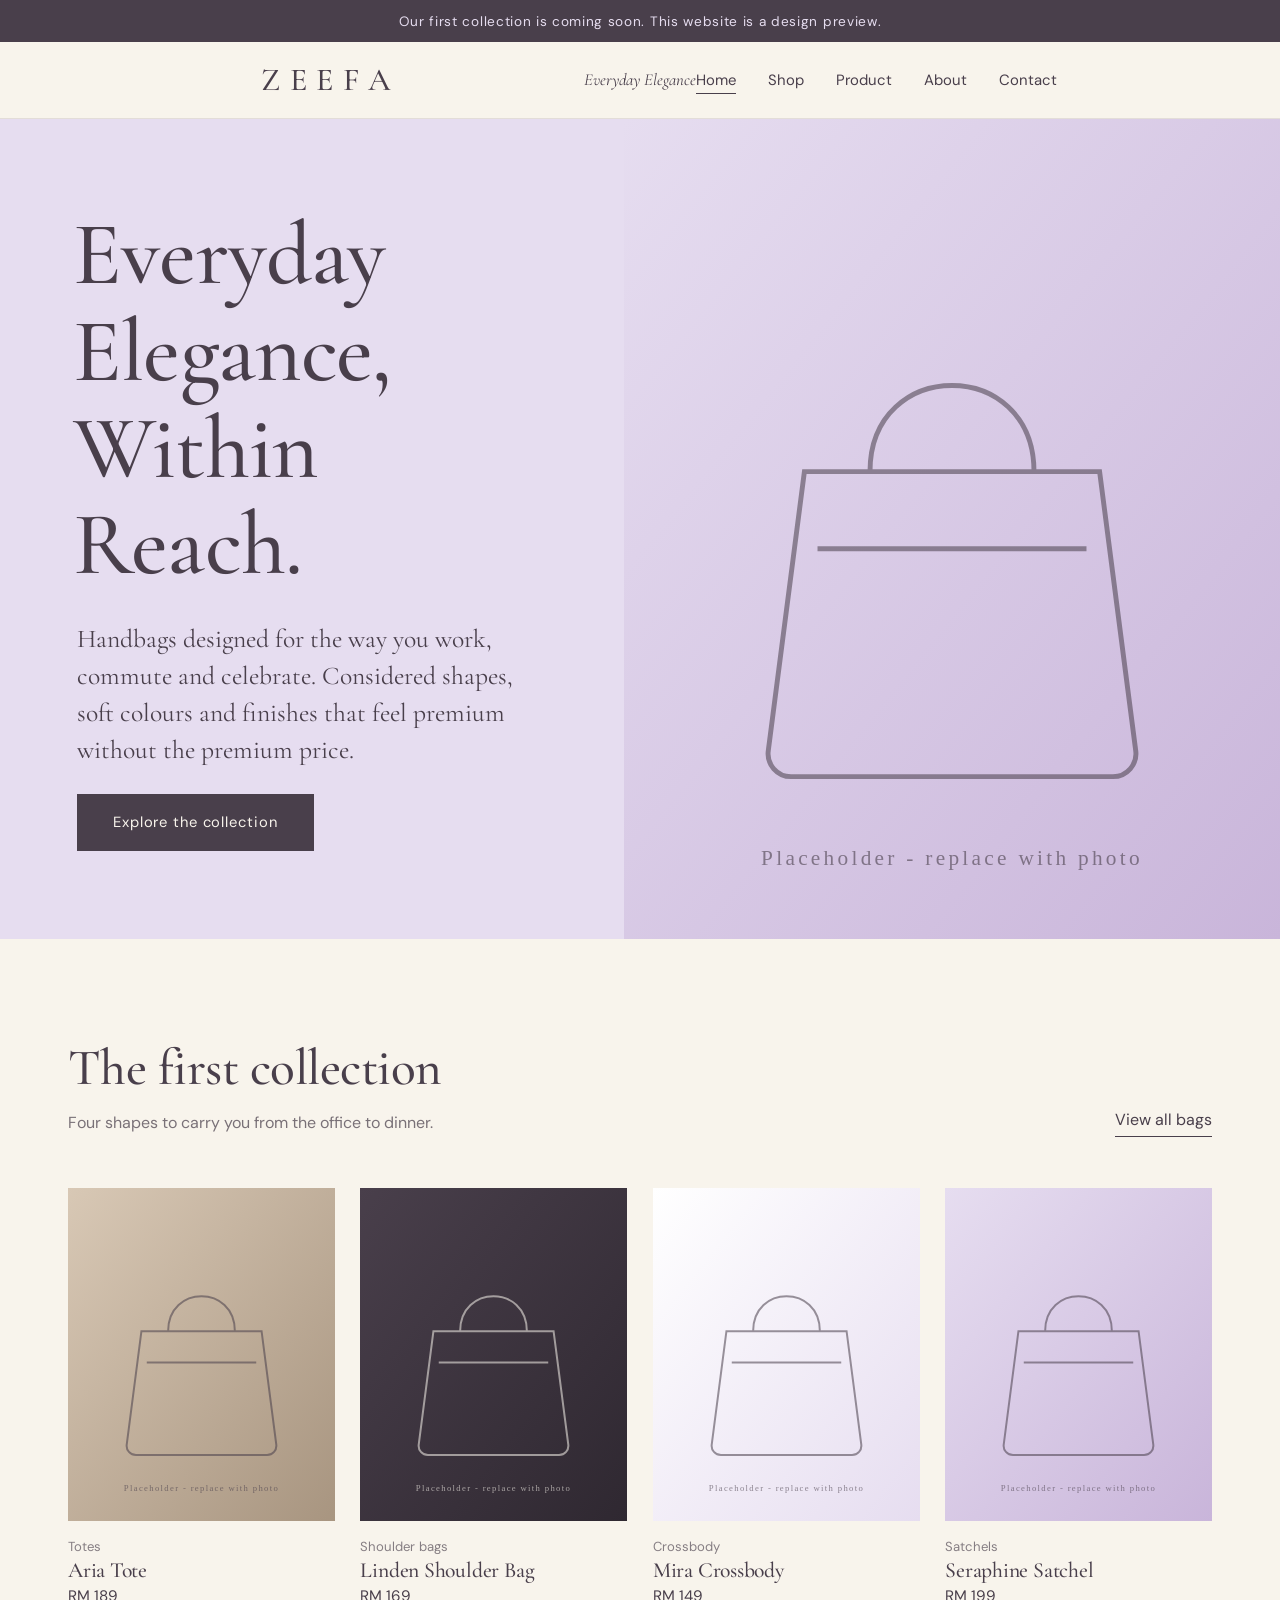
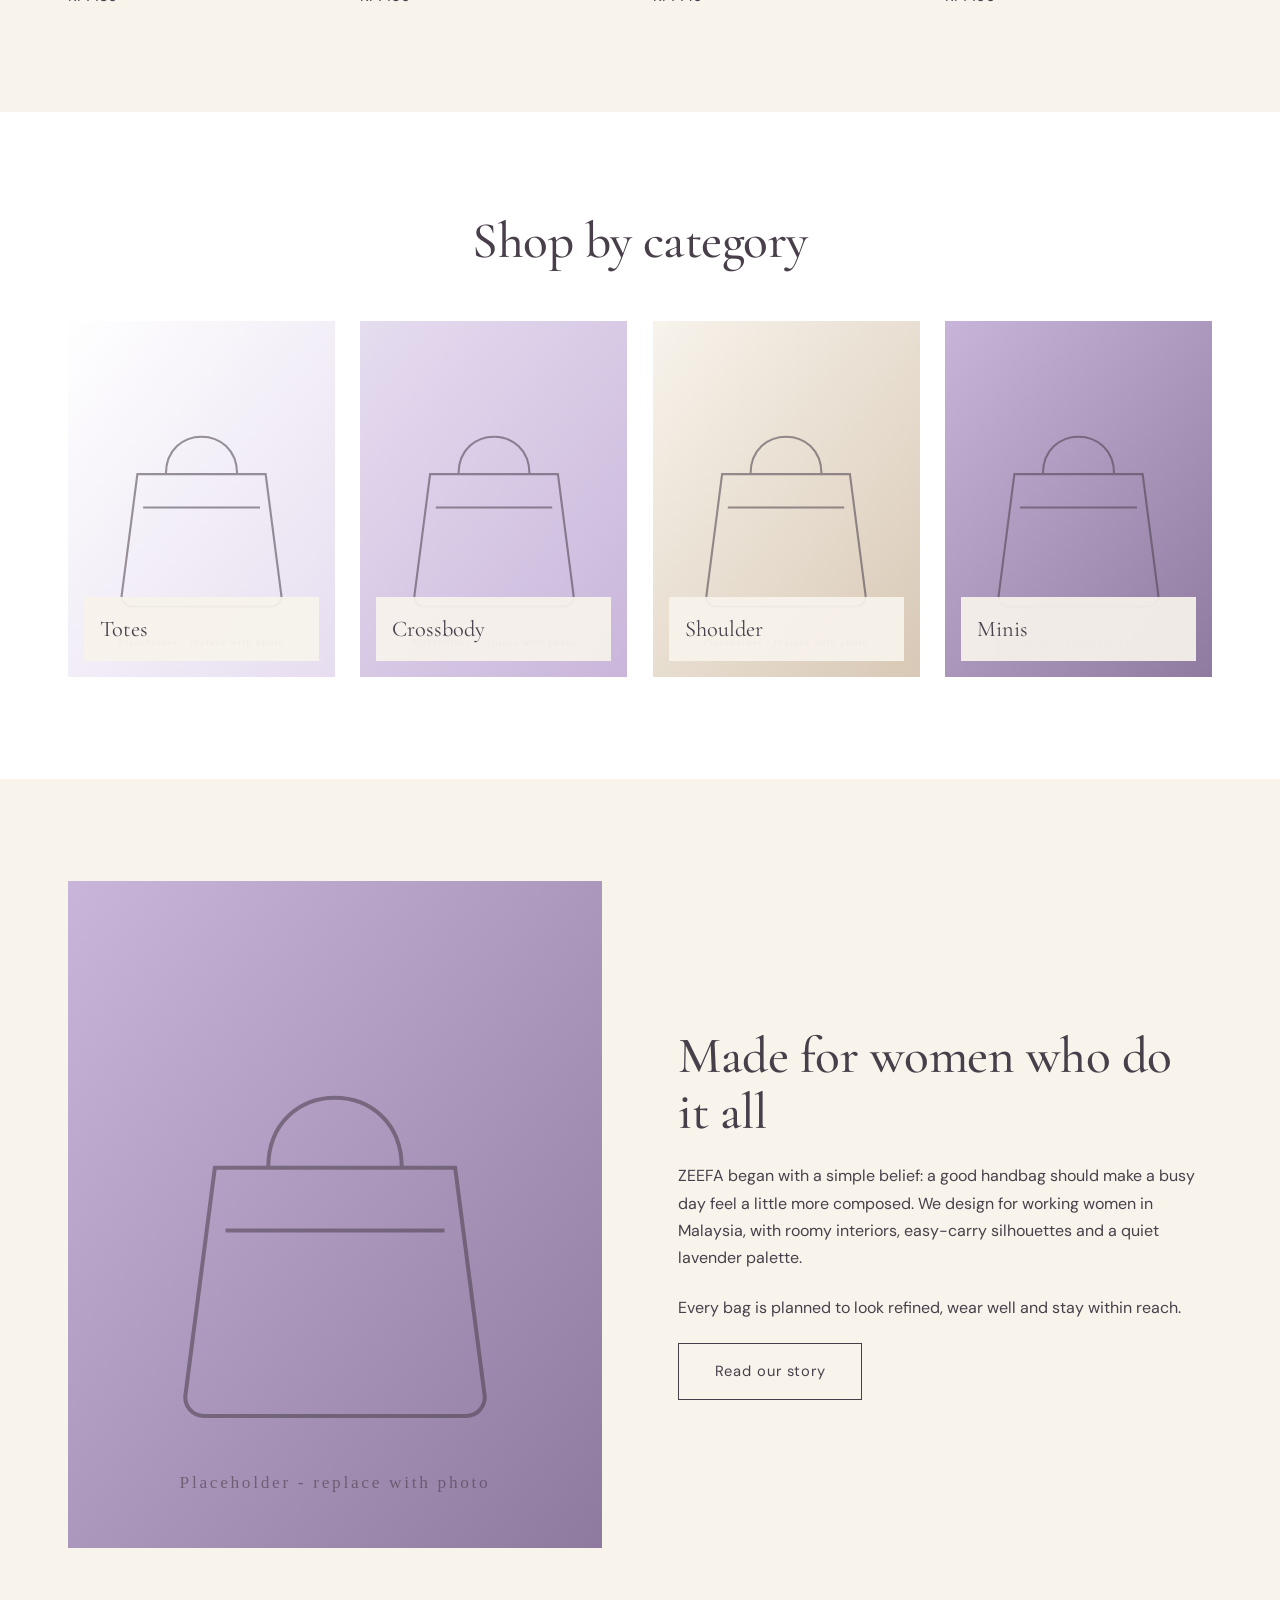
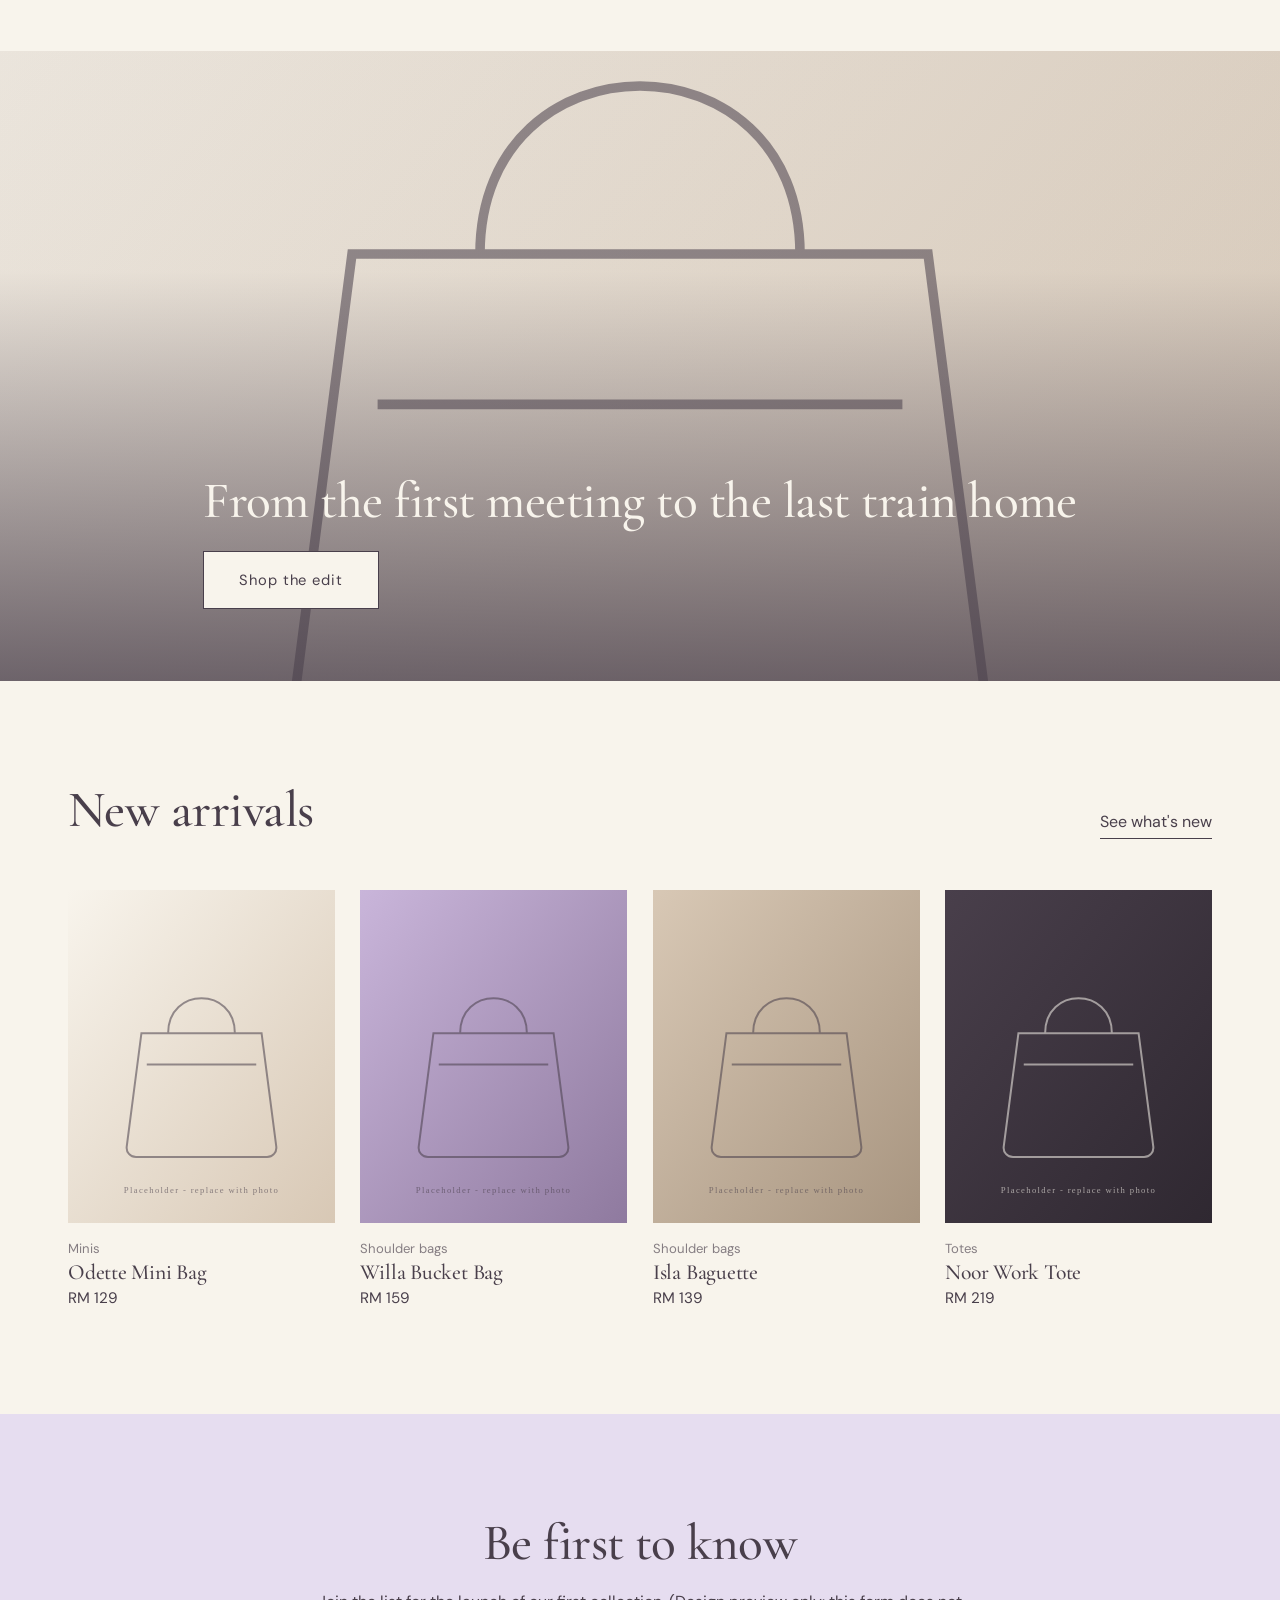
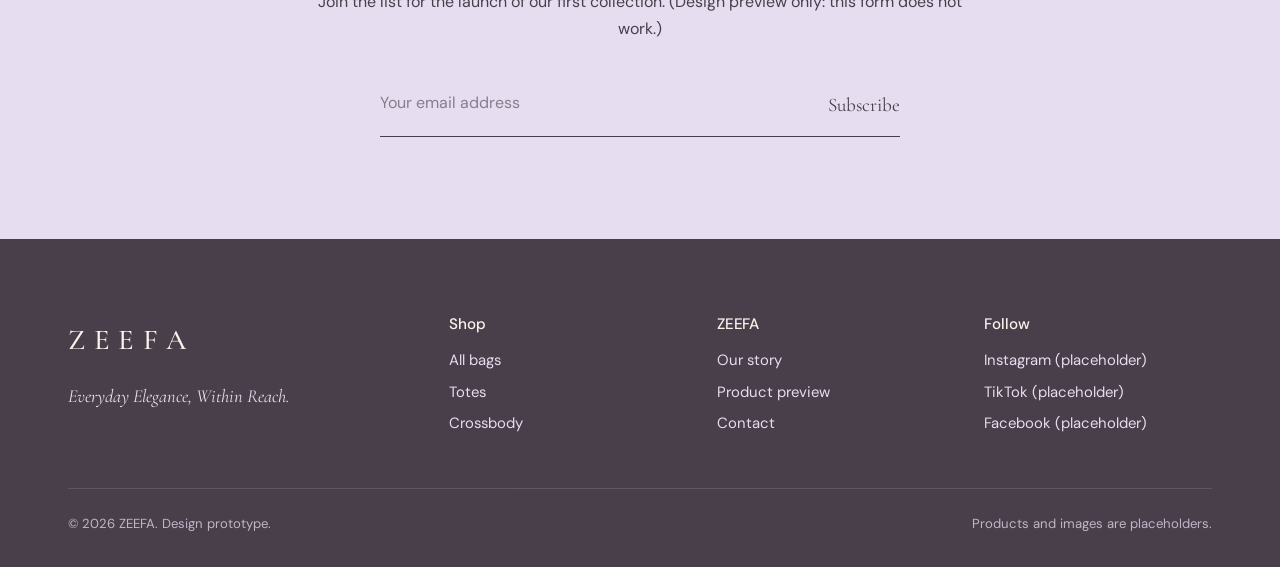
<file: index.html>
<!DOCTYPE html>
<html lang="en">
<head>
  <meta charset="UTF-8">
  <meta name="viewport" content="width=device-width, initial-scale=1">
  <title>ZEEFA | Everyday Elegance, Within Reach</title>
  <meta name="description" content="ZEEFA is a Malaysian handbag brand for working women. Visual prototype.">
  <link rel="icon" href="assets/logos/zeefa-monogram.svg" type="image/svg+xml">
  <link rel="preconnect" href="https://fonts.googleapis.com">
  <link rel="preconnect" href="https://fonts.gstatic.com" crossorigin>
  <link href="https://fonts.googleapis.com/css2?family=Cormorant+Garamond:ital,wght@0,400;0,500;0,600;1,400;1,500&family=DM+Sans:wght@400;500&display=swap" rel="stylesheet">
  <link rel="stylesheet" href="assets/css/style.css">
</head>
<body>
  <div class="announce">Our first collection is coming soon. This website is a design preview.</div>
  <header class="site-header">
    <div class="wrap">
      <button class="nav-toggle" aria-expanded="false" aria-controls="site-nav">Menu</button>
      <a href="index.html" class="logo" aria-label="ZEEFA home">ZEEFA</a>
      <span class="header-tag">Everyday Elegance</span>
      <nav class="nav" id="site-nav" aria-label="Main">
        <ul>
          <li><a href="index.html" aria-current="page">Home</a></li>
          <li><a href="shop.html">Shop</a></li>
          <li><a href="product.html">Product</a></li>
          <li><a href="about.html">About</a></li>
          <li><a href="contact.html">Contact</a></li>
        </ul>
      </nav>
    </div>
  </header>

  <main>
    <section class="hero">
      <div class="hero__copy">
        <h1>Everyday Elegance, Within Reach.</h1>
        <p class="lead">Handbags designed for the way you work, commute and celebrate. Considered shapes, soft colours and finishes that feel premium without the premium price.</p>
        <div><a href="shop.html" class="btn">Explore the collection</a></div>
      </div>
      <div class="hero__img"><img src="assets/images/hero.svg" alt="Placeholder for ZEEFA hero campaign photograph"></div>
    </section>

    <section class="section">
      <div class="wrap">
        <div class="head">
          <div><h2>The first collection</h2><p class="muted" style="margin-top:.8rem">Four shapes to carry you from the office to dinner.</p></div>
          <a href="shop.html" class="link">View all bags</a>
        </div>
        <div class="grid grid--4">
          <a href="product.html" class="card"><div class="card__img"><img src="assets/images/p1.svg" alt="Placeholder: Aria Tote" loading="lazy"></div><div class="card__body"><p class="card__cat">Totes</p><h3 class="card__name">Aria Tote</h3><p class="card__price">RM 189</p></div></a>
          <a href="product.html" class="card"><div class="card__img"><img src="assets/images/p2.svg" alt="Placeholder: Linden Shoulder Bag" loading="lazy"></div><div class="card__body"><p class="card__cat">Shoulder bags</p><h3 class="card__name">Linden Shoulder Bag</h3><p class="card__price">RM 169</p></div></a>
          <a href="product.html" class="card"><div class="card__img"><img src="assets/images/p3.svg" alt="Placeholder: Mira Crossbody" loading="lazy"></div><div class="card__body"><p class="card__cat">Crossbody</p><h3 class="card__name">Mira Crossbody</h3><p class="card__price">RM 149</p></div></a>
          <a href="product.html" class="card"><div class="card__img"><img src="assets/images/p4.svg" alt="Placeholder: Seraphine Satchel" loading="lazy"></div><div class="card__body"><p class="card__cat">Satchels</p><h3 class="card__name">Seraphine Satchel</h3><p class="card__price">RM 199</p></div></a>
        </div>
      </div>
    </section>

    <section class="section section--white">
      <div class="wrap">
        <div class="head head--center"><h2>Shop by category</h2></div>
        <div class="grid grid--4">
          <a href="shop.html" class="cat"><img src="assets/images/cat-totes.svg" alt="Placeholder: totes" loading="lazy"><span>Totes</span></a>
          <a href="shop.html" class="cat"><img src="assets/images/cat-crossbody.svg" alt="Placeholder: crossbody bags" loading="lazy"><span>Crossbody</span></a>
          <a href="shop.html" class="cat"><img src="assets/images/cat-shoulder.svg" alt="Placeholder: shoulder bags" loading="lazy"><span>Shoulder</span></a>
          <a href="shop.html" class="cat"><img src="assets/images/cat-mini.svg" alt="Placeholder: mini bags and clutches" loading="lazy"><span>Minis</span></a>
        </div>
      </div>
    </section>

    <section class="section">
      <div class="wrap split">
        <div class="split__img"><img src="assets/images/story.svg" alt="Placeholder for brand story photograph" loading="lazy"></div>
        <div class="stack">
          <h2>Made for women who do it all</h2>
          <p>ZEEFA began with a simple belief: a good handbag should make a busy day feel a little more composed. We design for working women in Malaysia, with roomy interiors, easy-carry silhouettes and a quiet lavender palette.</p>
          <p>Every bag is planned to look refined, wear well and stay within reach.</p>
          <a href="about.html" class="btn btn--ghost">Read our story</a>
        </div>
      </div>
    </section>

    <section class="banner">
      <img src="assets/images/lifestyle.svg" alt="Placeholder for lifestyle campaign photograph">
      <div class="wrap stack"><h2>From the first meeting to the last train home</h2><a href="shop.html" class="btn" style="background:var(--cream);color:var(--plum)">Shop the edit</a></div>
    </section>

    <section class="section">
      <div class="wrap">
        <div class="head">
          <h2>New arrivals</h2>
          <a href="shop.html" class="link">See what's new</a>
        </div>
        <div class="grid grid--4">
          <a href="product.html" class="card"><div class="card__img"><img src="assets/images/p5.svg" alt="Placeholder: Odette Mini Bag" loading="lazy"></div><div class="card__body"><p class="card__cat">Minis</p><h3 class="card__name">Odette Mini Bag</h3><p class="card__price">RM 129</p></div></a>
          <a href="product.html" class="card"><div class="card__img"><img src="assets/images/p6.svg" alt="Placeholder: Willa Bucket Bag" loading="lazy"></div><div class="card__body"><p class="card__cat">Shoulder bags</p><h3 class="card__name">Willa Bucket Bag</h3><p class="card__price">RM 159</p></div></a>
          <a href="product.html" class="card"><div class="card__img"><img src="assets/images/p7.svg" alt="Placeholder: Isla Baguette" loading="lazy"></div><div class="card__body"><p class="card__cat">Shoulder bags</p><h3 class="card__name">Isla Baguette</h3><p class="card__price">RM 139</p></div></a>
          <a href="product.html" class="card"><div class="card__img"><img src="assets/images/p8.svg" alt="Placeholder: Noor Work Tote" loading="lazy"></div><div class="card__body"><p class="card__cat">Totes</p><h3 class="card__name">Noor Work Tote</h3><p class="card__price">RM 219</p></div></a>
        </div>
      </div>
    </section>

    <section class="section section--lav news">
      <div class="wrap">
        <h2>Be first to know</h2>
        <p style="margin:1rem auto 0">Join the list for the launch of our first collection. (Design preview only: this form does not work.)</p>
        <div class="news__form" aria-hidden="true"><span class="news__field">Your email address</span><span class="news__btn">Subscribe</span></div>
      </div>
    </section>
  </main>

  <footer class="site-footer">
    <div class="wrap">
      <div class="footer__grid">
        <div><a href="index.html" class="logo">ZEEFA</a><p style="margin-top:1rem;font-family:var(--serif);font-style:italic;font-size:1.15rem">Everyday Elegance, Within Reach.</p></div>
        <div><h3>Shop</h3><ul><li><a href="shop.html">All bags</a></li><li><a href="shop.html">Totes</a></li><li><a href="shop.html">Crossbody</a></li></ul></div>
        <div><h3>ZEEFA</h3><ul><li><a href="about.html">Our story</a></li><li><a href="product.html">Product preview</a></li><li><a href="contact.html">Contact</a></li></ul></div>
        <div><h3>Follow</h3><ul><li>Instagram (placeholder)</li><li>TikTok (placeholder)</li><li>Facebook (placeholder)</li></ul></div>
      </div>
      <div class="footer__base"><span>&copy; 2026 ZEEFA. Design prototype.</span><span>Products and images are placeholders.</span></div>
    </div>
  </footer>
  <script src="assets/js/main.js"></script>
</body>
</html>
</file>
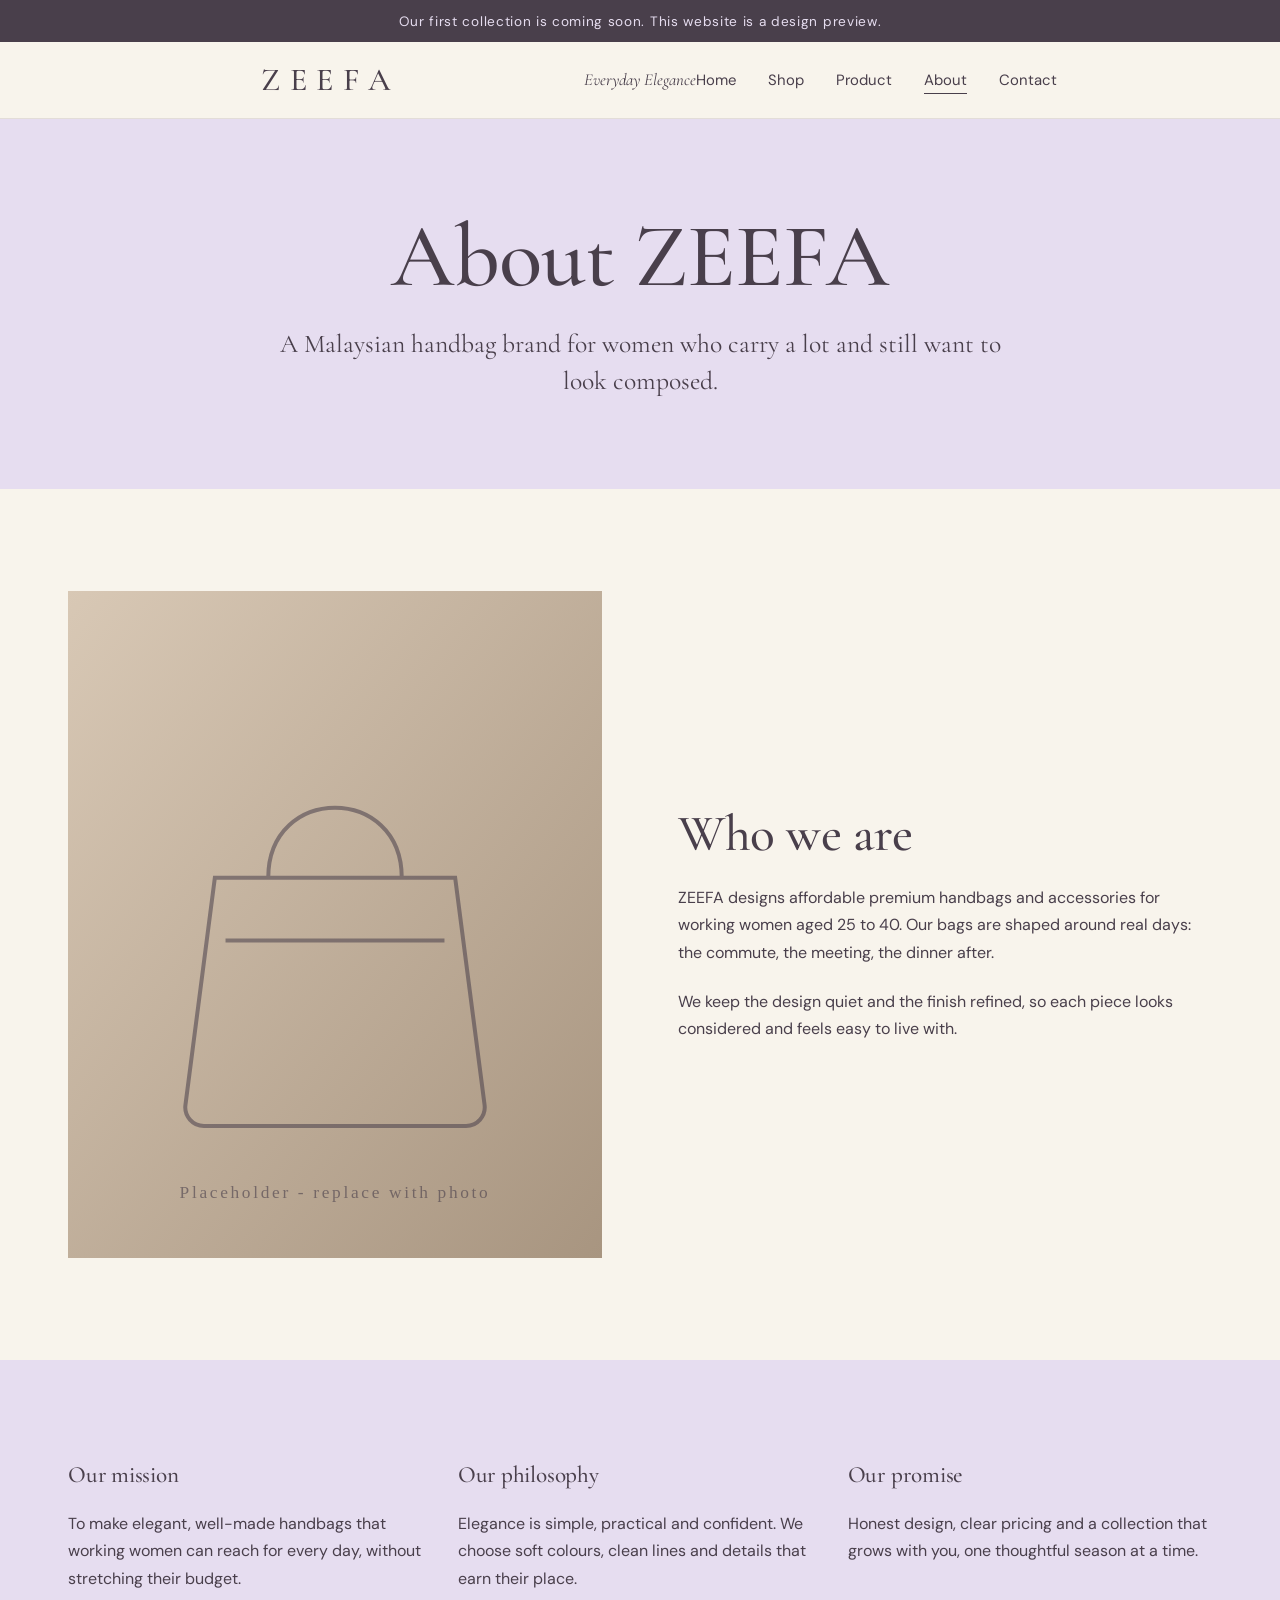
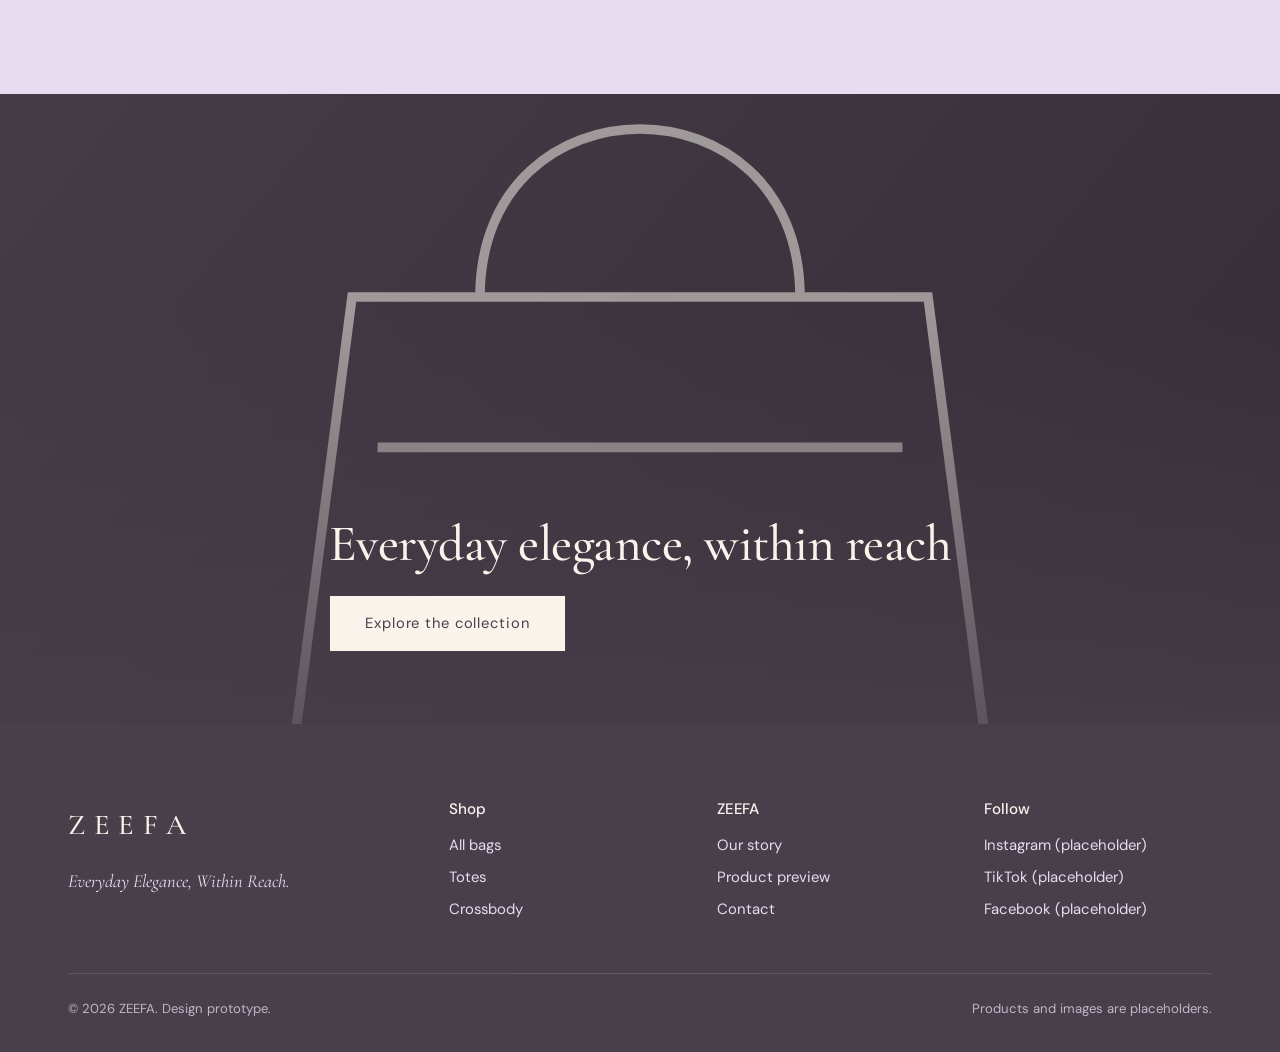
<file: about.html>
<!DOCTYPE html>
<html lang="en">
<head>
  <meta charset="UTF-8">
  <meta name="viewport" content="width=device-width, initial-scale=1">
  <title>About | ZEEFA</title>
  <meta name="description" content="About ZEEFA, a Malaysian handbag brand. Visual prototype.">
  <link rel="icon" href="assets/logos/zeefa-monogram.svg" type="image/svg+xml">
  <link rel="preconnect" href="https://fonts.googleapis.com">
  <link rel="preconnect" href="https://fonts.gstatic.com" crossorigin>
  <link href="https://fonts.googleapis.com/css2?family=Cormorant+Garamond:ital,wght@0,400;0,500;0,600;1,400;1,500&family=DM+Sans:wght@400;500&display=swap" rel="stylesheet">
  <link rel="stylesheet" href="assets/css/style.css">
</head>
<body>
  <div class="announce">Our first collection is coming soon. This website is a design preview.</div>
  <header class="site-header">
    <div class="wrap">
      <button class="nav-toggle" aria-expanded="false" aria-controls="site-nav">Menu</button>
      <a href="index.html" class="logo" aria-label="ZEEFA home">ZEEFA</a>
      <span class="header-tag">Everyday Elegance</span>
      <nav class="nav" id="site-nav" aria-label="Main">
        <ul>
          <li><a href="index.html">Home</a></li>
          <li><a href="shop.html">Shop</a></li>
          <li><a href="product.html">Product</a></li>
          <li><a href="about.html" aria-current="page">About</a></li>
          <li><a href="contact.html">Contact</a></li>
        </ul>
      </nav>
    </div>
  </header>

  <main>
    <section class="page-head"><div class="wrap"><h1>About ZEEFA</h1><p class="lead">A Malaysian handbag brand for women who carry a lot and still want to look composed.</p></div></section>
    <section class="section">
      <div class="wrap split">
        <div class="split__img"><img src="assets/images/about-1.svg" alt="Placeholder for brand photograph"></div>
        <div class="stack">
          <h2>Who we are</h2>
          <p>ZEEFA designs affordable premium handbags and accessories for working women aged 25 to 40. Our bags are shaped around real days: the commute, the meeting, the dinner after.</p>
          <p>We keep the design quiet and the finish refined, so each piece looks considered and feels easy to live with.</p>
        </div>
      </div>
    </section>
    <section class="section section--lav">
      <div class="wrap grid grid--3">
        <div class="stack"><h3>Our mission</h3><p>To make elegant, well-made handbags that working women can reach for every day, without stretching their budget.</p></div>
        <div class="stack"><h3>Our philosophy</h3><p>Elegance is simple, practical and confident. We choose soft colours, clean lines and details that earn their place.</p></div>
        <div class="stack"><h3>Our promise</h3><p>Honest design, clear pricing and a collection that grows with you, one thoughtful season at a time.</p></div>
      </div>
    </section>
    <section class="banner">
      <img src="assets/images/about-2.svg" alt="Placeholder for lifestyle photograph">
      <div class="wrap stack"><h2>Everyday elegance, within reach</h2><a href="shop.html" class="btn" style="background:var(--cream);color:var(--plum)">Explore the collection</a></div>
    </section>
  </main>

  <footer class="site-footer">
    <div class="wrap">
      <div class="footer__grid">
        <div><a href="index.html" class="logo">ZEEFA</a><p style="margin-top:1rem;font-family:var(--serif);font-style:italic;font-size:1.15rem">Everyday Elegance, Within Reach.</p></div>
        <div><h3>Shop</h3><ul><li><a href="shop.html">All bags</a></li><li><a href="shop.html">Totes</a></li><li><a href="shop.html">Crossbody</a></li></ul></div>
        <div><h3>ZEEFA</h3><ul><li><a href="about.html">Our story</a></li><li><a href="product.html">Product preview</a></li><li><a href="contact.html">Contact</a></li></ul></div>
        <div><h3>Follow</h3><ul><li>Instagram (placeholder)</li><li>TikTok (placeholder)</li><li>Facebook (placeholder)</li></ul></div>
      </div>
      <div class="footer__base"><span>&copy; 2026 ZEEFA. Design prototype.</span><span>Products and images are placeholders.</span></div>
    </div>
  </footer>
  <script src="assets/js/main.js"></script>
</body>
</html>
</file>
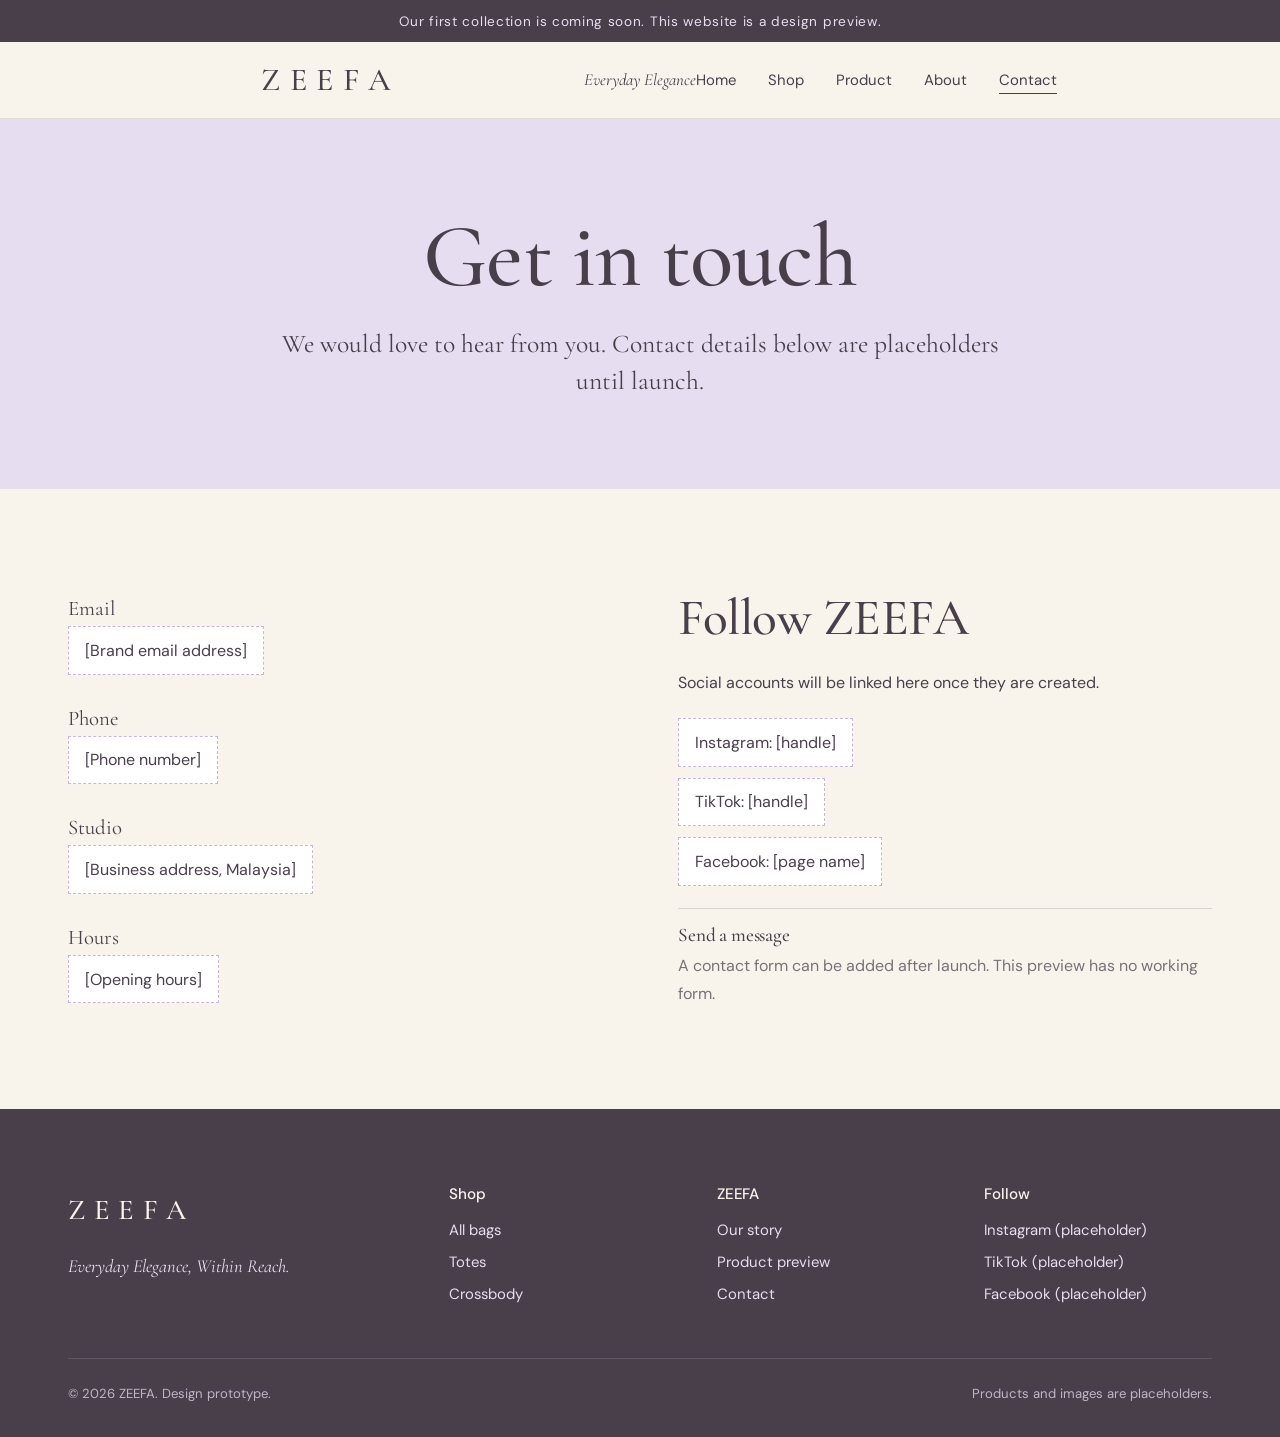
<file: contact.html>
<!DOCTYPE html>
<html lang="en">
<head>
  <meta charset="UTF-8">
  <meta name="viewport" content="width=device-width, initial-scale=1">
  <title>Contact | ZEEFA</title>
  <meta name="description" content="Contact ZEEFA. Visual prototype.">
  <link rel="icon" href="assets/logos/zeefa-monogram.svg" type="image/svg+xml">
  <link rel="preconnect" href="https://fonts.googleapis.com">
  <link rel="preconnect" href="https://fonts.gstatic.com" crossorigin>
  <link href="https://fonts.googleapis.com/css2?family=Cormorant+Garamond:ital,wght@0,400;0,500;0,600;1,400;1,500&family=DM+Sans:wght@400;500&display=swap" rel="stylesheet">
  <link rel="stylesheet" href="assets/css/style.css">
</head>
<body>
  <div class="announce">Our first collection is coming soon. This website is a design preview.</div>
  <header class="site-header">
    <div class="wrap">
      <button class="nav-toggle" aria-expanded="false" aria-controls="site-nav">Menu</button>
      <a href="index.html" class="logo" aria-label="ZEEFA home">ZEEFA</a>
      <span class="header-tag">Everyday Elegance</span>
      <nav class="nav" id="site-nav" aria-label="Main">
        <ul>
          <li><a href="index.html">Home</a></li>
          <li><a href="shop.html">Shop</a></li>
          <li><a href="product.html">Product</a></li>
          <li><a href="about.html">About</a></li>
          <li><a href="contact.html" aria-current="page">Contact</a></li>
        </ul>
      </nav>
    </div>
  </header>

  <main>
    <section class="page-head"><div class="wrap"><h1>Get in touch</h1><p class="lead">We would love to hear from you. Contact details below are placeholders until launch.</p></div></section>
    <section class="section">
      <div class="wrap contact">
        <dl>
          <div><dt>Email</dt><dd><span class="ph-box">[Brand email address]</span></dd></div>
          <div><dt>Phone</dt><dd><span class="ph-box">[Phone number]</span></dd></div>
          <div><dt>Studio</dt><dd><span class="ph-box">[Business address, Malaysia]</span></dd></div>
          <div><dt>Hours</dt><dd><span class="ph-box">[Opening hours]</span></dd></div>
        </dl>
        <div class="stack">
          <h2>Follow ZEEFA</h2>
          <p>Social accounts will be linked here once they are created.</p>
          <ul class="stack" style="gap:.7rem">
            <li><span class="ph-box">Instagram: [handle]</span></li>
            <li><span class="ph-box">TikTok: [handle]</span></li>
            <li><span class="ph-box">Facebook: [page name]</span></li>
          </ul>
          <div class="spec" style="width:100%"><h3>Send a message</h3><p class="muted">A contact form can be added after launch. This preview has no working form.</p></div>
        </div>
      </div>
    </section>
  </main>

  <footer class="site-footer">
    <div class="wrap">
      <div class="footer__grid">
        <div><a href="index.html" class="logo">ZEEFA</a><p style="margin-top:1rem;font-family:var(--serif);font-style:italic;font-size:1.15rem">Everyday Elegance, Within Reach.</p></div>
        <div><h3>Shop</h3><ul><li><a href="shop.html">All bags</a></li><li><a href="shop.html">Totes</a></li><li><a href="shop.html">Crossbody</a></li></ul></div>
        <div><h3>ZEEFA</h3><ul><li><a href="about.html">Our story</a></li><li><a href="product.html">Product preview</a></li><li><a href="contact.html">Contact</a></li></ul></div>
        <div><h3>Follow</h3><ul><li>Instagram (placeholder)</li><li>TikTok (placeholder)</li><li>Facebook (placeholder)</li></ul></div>
      </div>
      <div class="footer__base"><span>&copy; 2026 ZEEFA. Design prototype.</span><span>Products and images are placeholders.</span></div>
    </div>
  </footer>
  <script src="assets/js/main.js"></script>
</body>
</html>
</file>
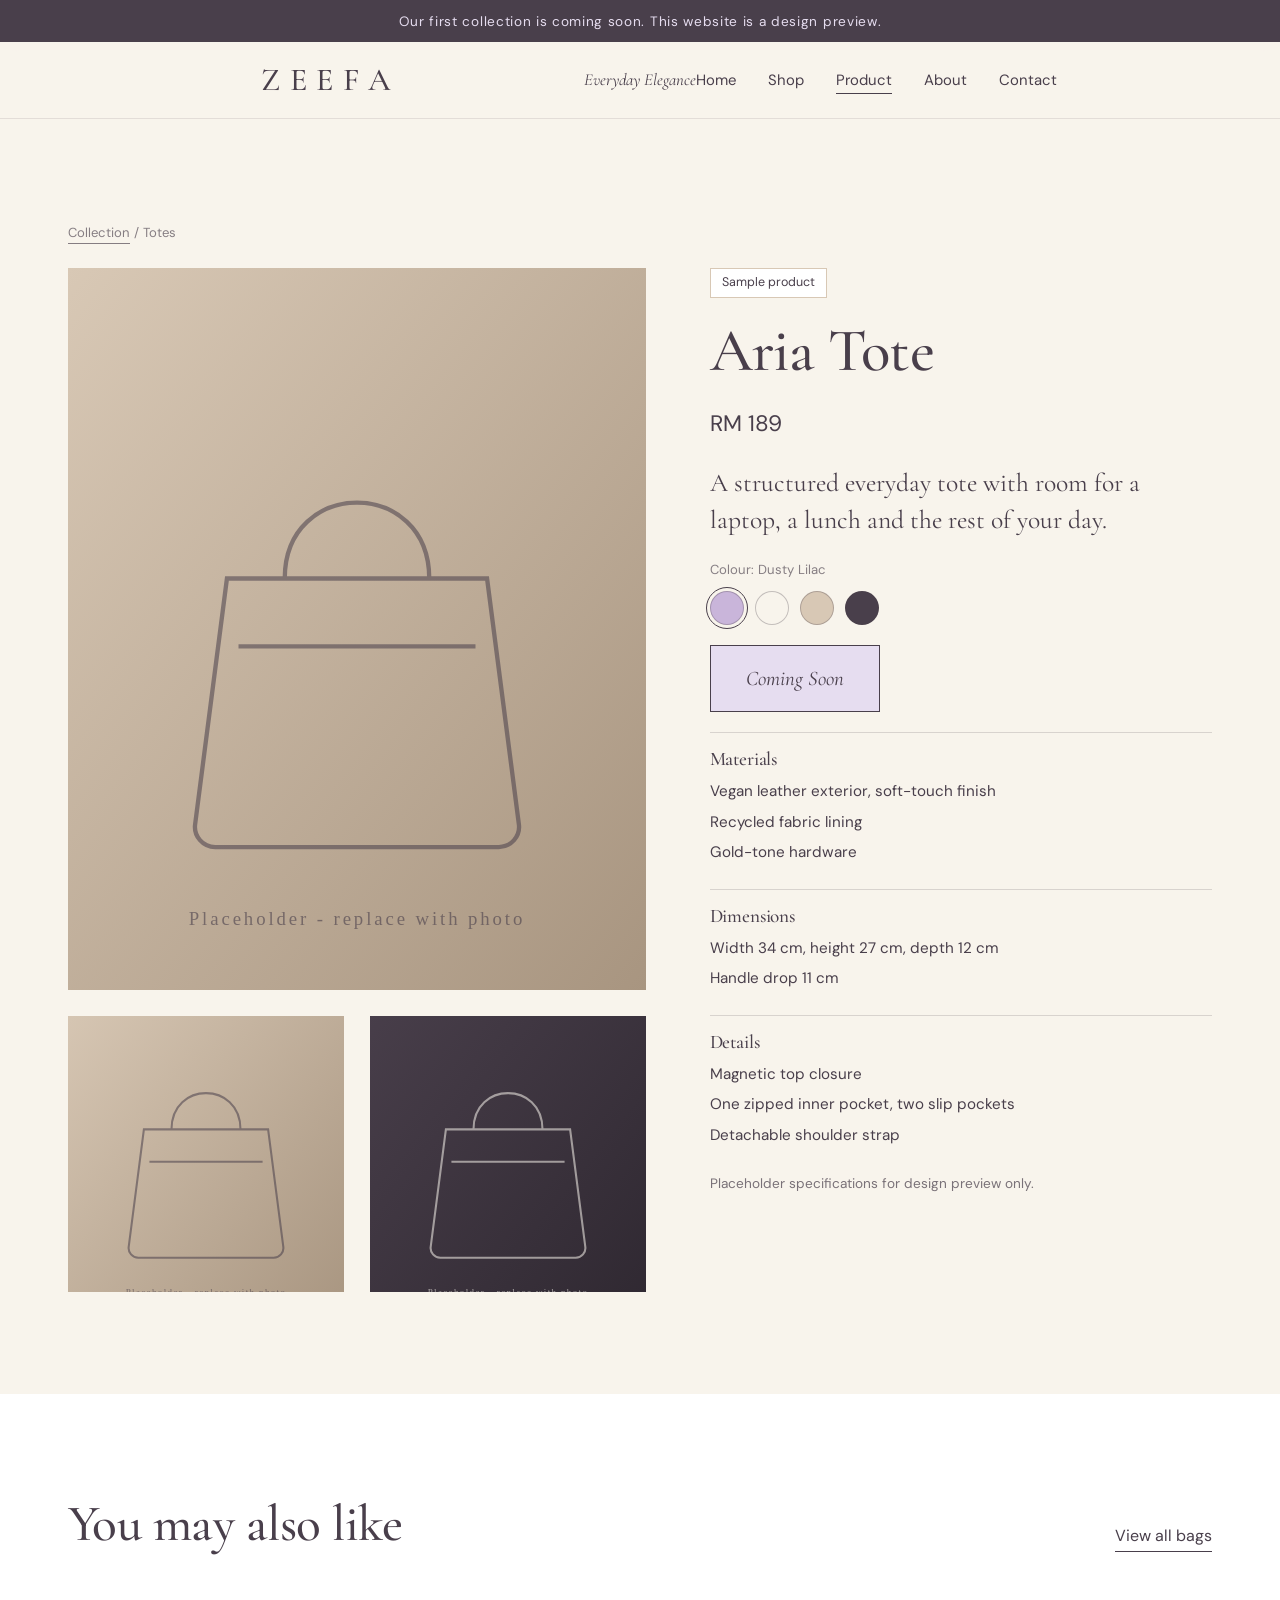
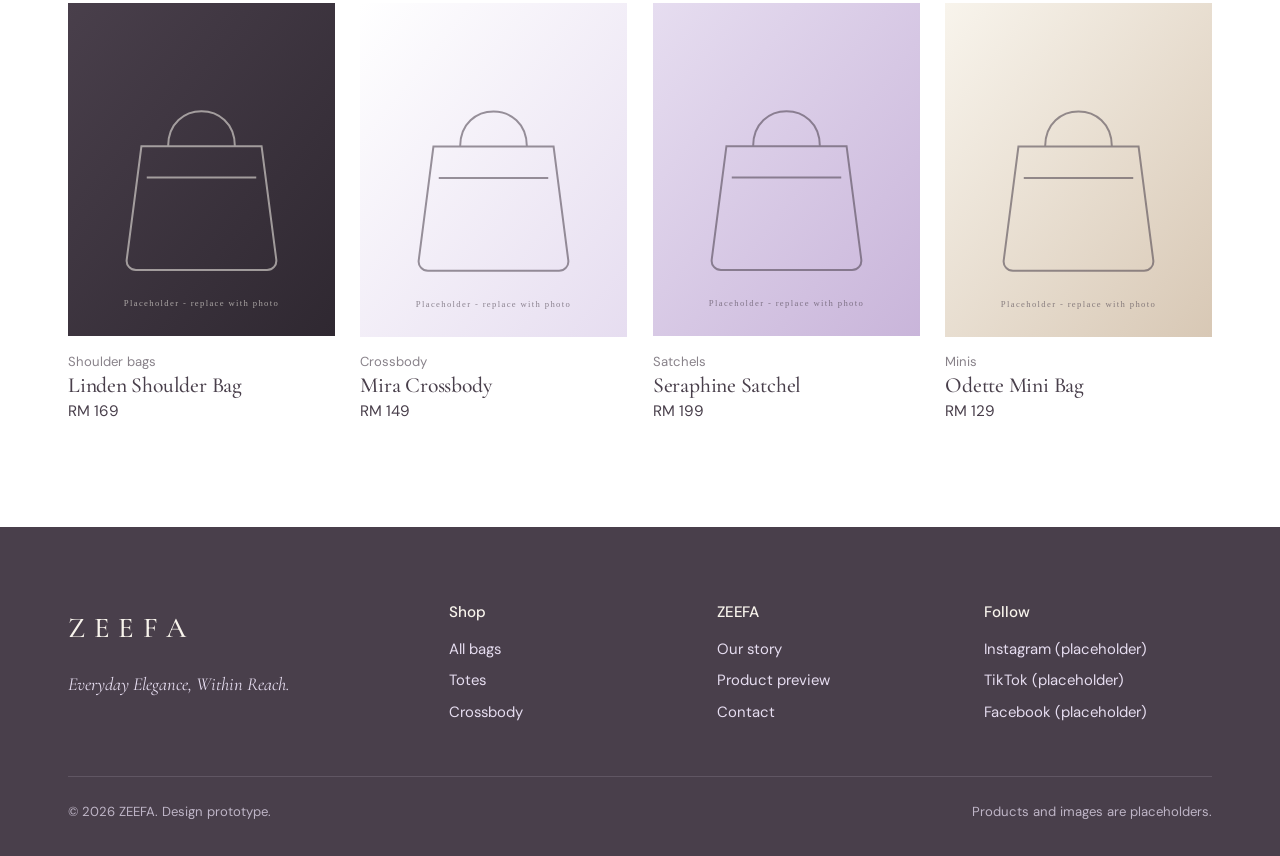
<file: product.html>
<!DOCTYPE html>
<html lang="en">
<head>
  <meta charset="UTF-8">
  <meta name="viewport" content="width=device-width, initial-scale=1">
  <title>Aria Tote | ZEEFA</title>
  <meta name="description" content="ZEEFA product detail template. Visual prototype.">
  <link rel="icon" href="assets/logos/zeefa-monogram.svg" type="image/svg+xml">
  <link rel="preconnect" href="https://fonts.googleapis.com">
  <link rel="preconnect" href="https://fonts.gstatic.com" crossorigin>
  <link href="https://fonts.googleapis.com/css2?family=Cormorant+Garamond:ital,wght@0,400;0,500;0,600;1,400;1,500&family=DM+Sans:wght@400;500&display=swap" rel="stylesheet">
  <link rel="stylesheet" href="assets/css/style.css">
</head>
<body>
  <div class="announce">Our first collection is coming soon. This website is a design preview.</div>
  <header class="site-header">
    <div class="wrap">
      <button class="nav-toggle" aria-expanded="false" aria-controls="site-nav">Menu</button>
      <a href="index.html" class="logo" aria-label="ZEEFA home">ZEEFA</a>
      <span class="header-tag">Everyday Elegance</span>
      <nav class="nav" id="site-nav" aria-label="Main">
        <ul>
          <li><a href="index.html">Home</a></li>
          <li><a href="shop.html">Shop</a></li>
          <li><a href="product.html" aria-current="page">Product</a></li>
          <li><a href="about.html">About</a></li>
          <li><a href="contact.html">Contact</a></li>
        </ul>
      </nav>
    </div>
  </header>

  <main>
    <section class="section">
      <div class="wrap">
        <p class="card__cat" style="margin-bottom:1.5rem"><a href="shop.html" class="link">Collection</a> / Totes</p>
        <div class="pdp">
          <div class="gallery">
            <div class="gallery__main"><img src="assets/images/p1.svg" alt="Placeholder: Aria Tote, main view"></div>
            <div class="gallery__thumb"><img src="assets/images/p1-b.svg" alt="Placeholder: side view"></div>
            <div class="gallery__thumb"><img src="assets/images/p1-c.svg" alt="Placeholder: interior view"></div>
          </div>
          <div class="pdp__info">
            <span class="badge" style="align-self:flex-start">Sample product</span>
            <h1 style="font-size:clamp(2.4rem,5vw,3.8rem)">Aria Tote</h1>
            <p class="price">RM 189</p>
            <p class="lead">A structured everyday tote with room for a laptop, a lunch and the rest of your day.</p>
            <div><p class="card__cat" style="margin-bottom:.6rem">Colour: Dusty Lilac</p><div class="swatches" aria-hidden="true"><span class="swatch swatch--on" style="background:#C9B5DA" title="Dusty Lilac"></span><span class="swatch" style="background:#F8F4EC" title="Soft Cream"></span><span class="swatch" style="background:#D8C8B5" title="Warm Taupe"></span><span class="swatch" style="background:#493F4B" title="Deep Plum"></span></div></div>
            <span class="soon">Coming Soon</span>
            <div class="spec"><h3>Materials</h3><ul><li>Vegan leather exterior, soft-touch finish</li><li>Recycled fabric lining</li><li>Gold-tone hardware</li></ul></div>
            <div class="spec"><h3>Dimensions</h3><ul><li>Width 34 cm, height 27 cm, depth 12 cm</li><li>Handle drop 11 cm</li></ul></div>
            <div class="spec"><h3>Details</h3><ul><li>Magnetic top closure</li><li>One zipped inner pocket, two slip pockets</li><li>Detachable shoulder strap</li></ul></div>
            <p class="muted" style="font-size:.85rem">Placeholder specifications for design preview only.</p>
          </div>
        </div>
      </div>
    </section>
    <section class="section section--white">
      <div class="wrap">
        <div class="head"><h2>You may also like</h2><a href="shop.html" class="link">View all bags</a></div>
        <div class="grid grid--4">
        <a href="product.html" class="card"><div class="card__img"><img src="assets/images/p2.svg" alt="Placeholder: Linden Shoulder Bag" loading="lazy"></div><div class="card__body"><p class="card__cat">Shoulder bags</p><h3 class="card__name">Linden Shoulder Bag</h3><p class="card__price">RM 169</p></div></a>
        <a href="product.html" class="card"><div class="card__img"><img src="assets/images/p3.svg" alt="Placeholder: Mira Crossbody" loading="lazy"></div><div class="card__body"><p class="card__cat">Crossbody</p><h3 class="card__name">Mira Crossbody</h3><p class="card__price">RM 149</p></div></a>
        <a href="product.html" class="card"><div class="card__img"><img src="assets/images/p4.svg" alt="Placeholder: Seraphine Satchel" loading="lazy"></div><div class="card__body"><p class="card__cat">Satchels</p><h3 class="card__name">Seraphine Satchel</h3><p class="card__price">RM 199</p></div></a>
        <a href="product.html" class="card"><div class="card__img"><img src="assets/images/p5.svg" alt="Placeholder: Odette Mini Bag" loading="lazy"></div><div class="card__body"><p class="card__cat">Minis</p><h3 class="card__name">Odette Mini Bag</h3><p class="card__price">RM 129</p></div></a>
        </div>
      </div>
    </section>
  </main>

  <footer class="site-footer">
    <div class="wrap">
      <div class="footer__grid">
        <div><a href="index.html" class="logo">ZEEFA</a><p style="margin-top:1rem;font-family:var(--serif);font-style:italic;font-size:1.15rem">Everyday Elegance, Within Reach.</p></div>
        <div><h3>Shop</h3><ul><li><a href="shop.html">All bags</a></li><li><a href="shop.html">Totes</a></li><li><a href="shop.html">Crossbody</a></li></ul></div>
        <div><h3>ZEEFA</h3><ul><li><a href="about.html">Our story</a></li><li><a href="product.html">Product preview</a></li><li><a href="contact.html">Contact</a></li></ul></div>
        <div><h3>Follow</h3><ul><li>Instagram (placeholder)</li><li>TikTok (placeholder)</li><li>Facebook (placeholder)</li></ul></div>
      </div>
      <div class="footer__base"><span>&copy; 2026 ZEEFA. Design prototype.</span><span>Products and images are placeholders.</span></div>
    </div>
  </footer>
  <script src="assets/js/main.js"></script>
</body>
</html>
</file>
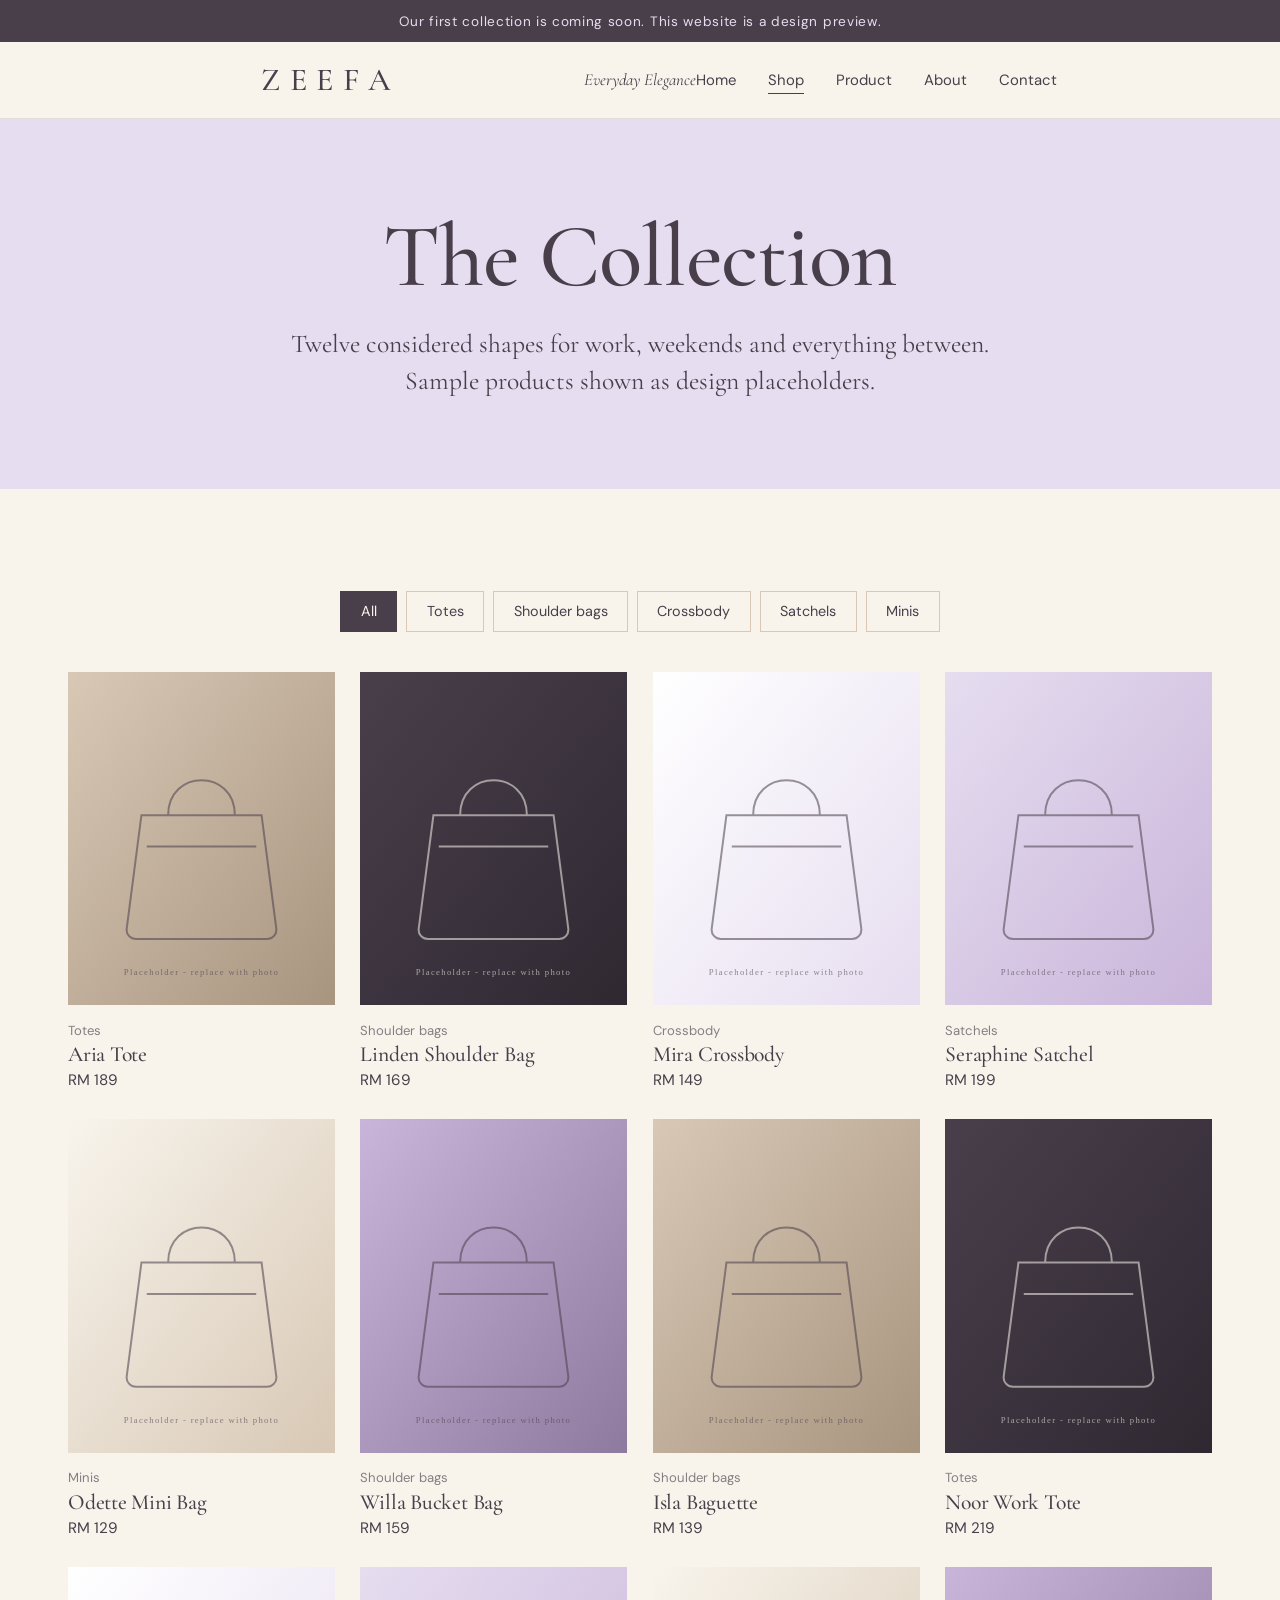
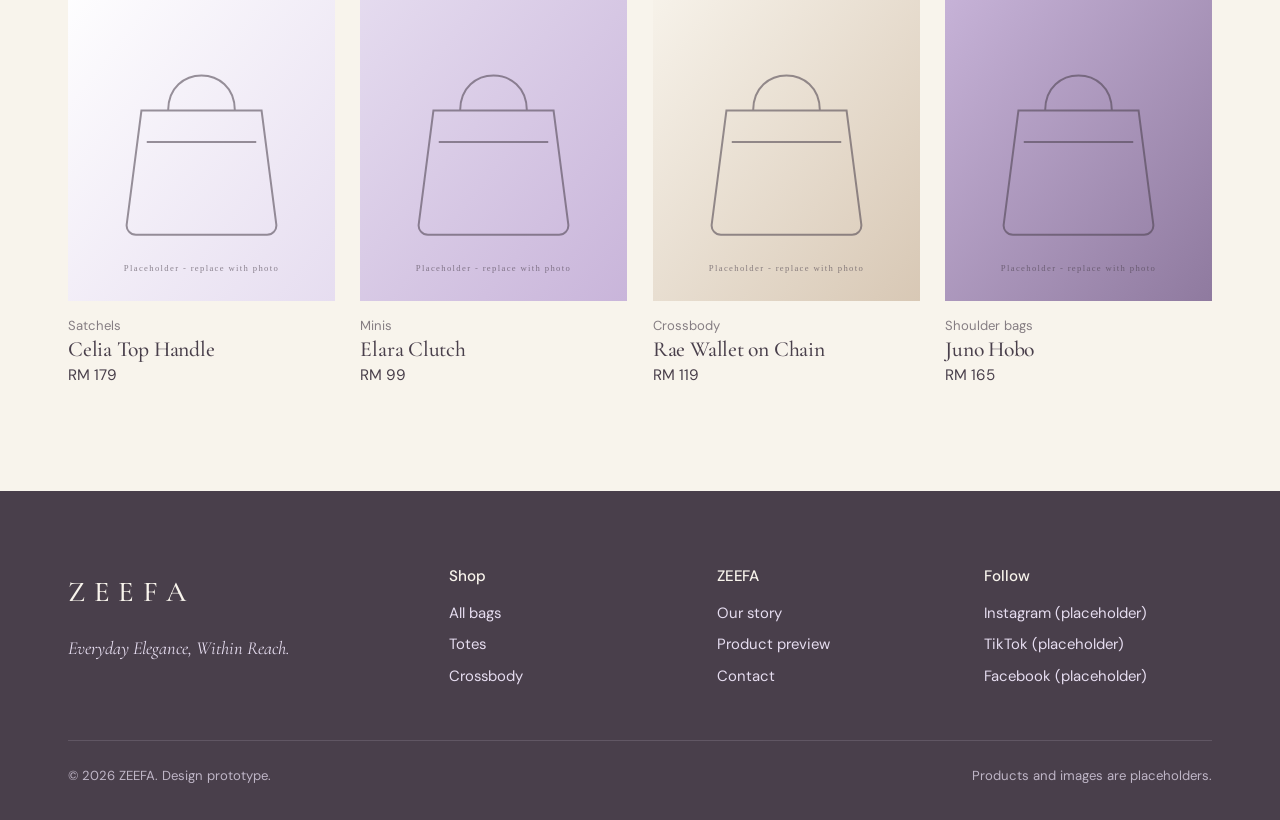
<file: shop.html>
<!DOCTYPE html>
<html lang="en">
<head>
  <meta charset="UTF-8">
  <meta name="viewport" content="width=device-width, initial-scale=1">
  <title>Shop | ZEEFA</title>
  <meta name="description" content="Browse the ZEEFA handbag collection. Visual prototype.">
  <link rel="icon" href="assets/logos/zeefa-monogram.svg" type="image/svg+xml">
  <link rel="preconnect" href="https://fonts.googleapis.com">
  <link rel="preconnect" href="https://fonts.gstatic.com" crossorigin>
  <link href="https://fonts.googleapis.com/css2?family=Cormorant+Garamond:ital,wght@0,400;0,500;0,600;1,400;1,500&family=DM+Sans:wght@400;500&display=swap" rel="stylesheet">
  <link rel="stylesheet" href="assets/css/style.css">
</head>
<body>
  <div class="announce">Our first collection is coming soon. This website is a design preview.</div>
  <header class="site-header">
    <div class="wrap">
      <button class="nav-toggle" aria-expanded="false" aria-controls="site-nav">Menu</button>
      <a href="index.html" class="logo" aria-label="ZEEFA home">ZEEFA</a>
      <span class="header-tag">Everyday Elegance</span>
      <nav class="nav" id="site-nav" aria-label="Main">
        <ul>
          <li><a href="index.html">Home</a></li>
          <li><a href="shop.html" aria-current="page">Shop</a></li>
          <li><a href="product.html">Product</a></li>
          <li><a href="about.html">About</a></li>
          <li><a href="contact.html">Contact</a></li>
        </ul>
      </nav>
    </div>
  </header>

  <main>
    <section class="page-head"><div class="wrap"><h1>The Collection</h1><p class="lead">Twelve considered shapes for work, weekends and everything between. Sample products shown as design placeholders.</p></div></section>
    <section class="section">
      <div class="wrap">
        <div class="pills" aria-label="Categories (visual only)"><span class="pill pill--on">All</span><span class="pill">Totes</span><span class="pill">Shoulder bags</span><span class="pill">Crossbody</span><span class="pill">Satchels</span><span class="pill">Minis</span></div>
        <div class="grid grid--4">
        <a href="product.html" class="card"><div class="card__img"><img src="assets/images/p1.svg" alt="Placeholder: Aria Tote" loading="lazy"></div><div class="card__body"><p class="card__cat">Totes</p><h3 class="card__name">Aria Tote</h3><p class="card__price">RM 189</p></div></a>
        <a href="product.html" class="card"><div class="card__img"><img src="assets/images/p2.svg" alt="Placeholder: Linden Shoulder Bag" loading="lazy"></div><div class="card__body"><p class="card__cat">Shoulder bags</p><h3 class="card__name">Linden Shoulder Bag</h3><p class="card__price">RM 169</p></div></a>
        <a href="product.html" class="card"><div class="card__img"><img src="assets/images/p3.svg" alt="Placeholder: Mira Crossbody" loading="lazy"></div><div class="card__body"><p class="card__cat">Crossbody</p><h3 class="card__name">Mira Crossbody</h3><p class="card__price">RM 149</p></div></a>
        <a href="product.html" class="card"><div class="card__img"><img src="assets/images/p4.svg" alt="Placeholder: Seraphine Satchel" loading="lazy"></div><div class="card__body"><p class="card__cat">Satchels</p><h3 class="card__name">Seraphine Satchel</h3><p class="card__price">RM 199</p></div></a>
        <a href="product.html" class="card"><div class="card__img"><img src="assets/images/p5.svg" alt="Placeholder: Odette Mini Bag" loading="lazy"></div><div class="card__body"><p class="card__cat">Minis</p><h3 class="card__name">Odette Mini Bag</h3><p class="card__price">RM 129</p></div></a>
        <a href="product.html" class="card"><div class="card__img"><img src="assets/images/p6.svg" alt="Placeholder: Willa Bucket Bag" loading="lazy"></div><div class="card__body"><p class="card__cat">Shoulder bags</p><h3 class="card__name">Willa Bucket Bag</h3><p class="card__price">RM 159</p></div></a>
        <a href="product.html" class="card"><div class="card__img"><img src="assets/images/p7.svg" alt="Placeholder: Isla Baguette" loading="lazy"></div><div class="card__body"><p class="card__cat">Shoulder bags</p><h3 class="card__name">Isla Baguette</h3><p class="card__price">RM 139</p></div></a>
        <a href="product.html" class="card"><div class="card__img"><img src="assets/images/p8.svg" alt="Placeholder: Noor Work Tote" loading="lazy"></div><div class="card__body"><p class="card__cat">Totes</p><h3 class="card__name">Noor Work Tote</h3><p class="card__price">RM 219</p></div></a>
        <a href="product.html" class="card"><div class="card__img"><img src="assets/images/p9.svg" alt="Placeholder: Celia Top Handle" loading="lazy"></div><div class="card__body"><p class="card__cat">Satchels</p><h3 class="card__name">Celia Top Handle</h3><p class="card__price">RM 179</p></div></a>
        <a href="product.html" class="card"><div class="card__img"><img src="assets/images/p10.svg" alt="Placeholder: Elara Clutch" loading="lazy"></div><div class="card__body"><p class="card__cat">Minis</p><h3 class="card__name">Elara Clutch</h3><p class="card__price">RM 99</p></div></a>
        <a href="product.html" class="card"><div class="card__img"><img src="assets/images/p11.svg" alt="Placeholder: Rae Wallet on Chain" loading="lazy"></div><div class="card__body"><p class="card__cat">Crossbody</p><h3 class="card__name">Rae Wallet on Chain</h3><p class="card__price">RM 119</p></div></a>
        <a href="product.html" class="card"><div class="card__img"><img src="assets/images/p12.svg" alt="Placeholder: Juno Hobo" loading="lazy"></div><div class="card__body"><p class="card__cat">Shoulder bags</p><h3 class="card__name">Juno Hobo</h3><p class="card__price">RM 165</p></div></a>
        </div>
      </div>
    </section>
  </main>

  <footer class="site-footer">
    <div class="wrap">
      <div class="footer__grid">
        <div><a href="index.html" class="logo">ZEEFA</a><p style="margin-top:1rem;font-family:var(--serif);font-style:italic;font-size:1.15rem">Everyday Elegance, Within Reach.</p></div>
        <div><h3>Shop</h3><ul><li><a href="shop.html">All bags</a></li><li><a href="shop.html">Totes</a></li><li><a href="shop.html">Crossbody</a></li></ul></div>
        <div><h3>ZEEFA</h3><ul><li><a href="about.html">Our story</a></li><li><a href="product.html">Product preview</a></li><li><a href="contact.html">Contact</a></li></ul></div>
        <div><h3>Follow</h3><ul><li>Instagram (placeholder)</li><li>TikTok (placeholder)</li><li>Facebook (placeholder)</li></ul></div>
      </div>
      <div class="footer__base"><span>&copy; 2026 ZEEFA. Design prototype.</span><span>Products and images are placeholders.</span></div>
    </div>
  </footer>
  <script src="assets/js/main.js"></script>
</body>
</html>
</file>
<file: assets/css/style.css>
/* ZEEFA design system — edit the tokens below to restyle the whole site */
:root{
  --lavender:#E6DDF0; --lilac:#C9B5DA; --cream:#F8F4EC; --white:#fff;
  --plum:#493F4B; --taupe:#D8C8B5;
  --serif:'Cormorant Garamond',Georgia,serif; --sans:'DM Sans',system-ui,sans-serif;
  --max:1240px; --pad:clamp(1.25rem,4vw,3rem); --gap:clamp(1rem,2vw,1.75rem);
  --section:clamp(3.5rem,8vw,7rem); --ease:.4s cubic-bezier(.2,.7,.2,1);
}
*,*::before,*::after{box-sizing:border-box;margin:0}
html{scroll-behavior:smooth}
body{font:400 1rem/1.7 var(--sans);color:var(--plum);background:var(--cream);-webkit-font-smoothing:antialiased}
img{display:block;width:100%;height:100%;object-fit:cover}
a{color:inherit;text-decoration:none}
ul{list-style:none;padding:0}
:focus-visible{outline:2px solid var(--plum);outline-offset:3px}
h1,h2,h3{font-family:var(--serif);font-weight:500;line-height:1.08;letter-spacing:-.01em}
h1{font-size:clamp(2.9rem,7vw,6rem)}
h2{font-size:clamp(2rem,4vw,3.2rem)}
h3{font-size:1.45rem}
p{max-width:62ch}
.wrap{max-width:var(--max);margin:0 auto;padding:0 var(--pad)}
.section{padding:var(--section) 0}
.section--lav{background:var(--lavender)}
.section--white{background:var(--white)}
.lead{font-family:var(--serif);font-size:clamp(1.25rem,2vw,1.6rem);line-height:1.45}
.muted{opacity:.72}

/* Buttons & links */
.btn{display:inline-block;padding:.95rem 2.2rem;border:1px solid var(--plum);background:var(--plum);color:var(--cream);font-size:.92rem;letter-spacing:.06em;transition:background var(--ease),color var(--ease)}
.btn:hover{background:transparent;color:var(--plum)}
.btn--ghost{background:transparent;color:var(--plum)}
.btn--ghost:hover{background:var(--plum);color:var(--cream)}
.link{border-bottom:1px solid currentColor;padding-bottom:2px;transition:opacity var(--ease)}
.link:hover{opacity:.6}

/* Announcement bar + header */
.announce{background:var(--plum);color:var(--lavender);text-align:center;font-size:.85rem;letter-spacing:.05em;padding:.6rem var(--pad)}
.site-header{position:sticky;top:0;z-index:50;background:rgba(248,244,236,.94);backdrop-filter:blur(8px);border-bottom:1px solid rgba(73,63,75,.12)}
.site-header .wrap{display:grid;grid-template-columns:1fr auto 1fr;align-items:center;min-height:76px}
.logo{font-family:var(--serif);font-size:2rem;font-weight:500;letter-spacing:.3em;margin-right:-.3em;text-align:center}
.nav ul{display:flex;gap:clamp(1rem,2.5vw,2.25rem);font-size:.93rem}
.nav a{position:relative;padding:.3rem 0}
.nav a::after{content:"";position:absolute;left:0;bottom:0;width:100%;height:1px;background:var(--plum);transform:scaleX(0);transform-origin:left;transition:transform var(--ease)}
.nav a:hover::after,.nav a[aria-current="page"]::after{transform:scaleX(1)}
.header-tag{justify-self:end;font-family:var(--serif);font-style:italic;font-size:1.05rem}
.nav-toggle{display:none;justify-self:start;background:none;border:0;color:inherit;font:inherit;cursor:pointer;padding:.5rem 0}

/* Hero */
.hero{display:grid;grid-template-columns:1fr 1.05fr;min-height:min(86vh,760px);background:var(--lavender)}
.hero__copy{display:flex;flex-direction:column;justify-content:center;gap:1.6rem;padding:var(--pad) clamp(1.25rem,6vw,5.5rem)}
.hero__img{min-height:420px}
.hero h1{margin-left:-.04em}

/* Section heads */
.head{display:flex;justify-content:space-between;align-items:flex-end;gap:1.5rem;margin-bottom:clamp(2rem,4vw,3.25rem)}
.head--center{display:block;text-align:center}
.head--center p{margin:1rem auto 0}

/* Product grid & cards */
.grid{display:grid;gap:var(--gap) var(--gap)}
.grid--4{grid-template-columns:repeat(4,1fr)}
.grid--3{grid-template-columns:repeat(3,1fr)}
.card__img{aspect-ratio:4/5;overflow:hidden;background:var(--lavender)}
.card__img img{transition:transform .9s cubic-bezier(.2,.7,.2,1)}
.card:hover .card__img img{transform:scale(1.04)}
.card__body{padding-top:.9rem}
.card__cat{font-size:.82rem;opacity:.65}
.card__name{font-family:var(--serif);font-size:1.35rem;line-height:1.2}
.card__price{font-size:.95rem}
.badge{display:inline-block;font-size:.78rem;padding:.2rem .7rem;background:var(--white);border:1px solid var(--taupe)}

/* Categories */
.cat{position:relative;aspect-ratio:3/4;overflow:hidden;display:block}
.cat img{transition:transform .9s cubic-bezier(.2,.7,.2,1)}
.cat:hover img{transform:scale(1.05)}
.cat span{position:absolute;left:1rem;right:1rem;bottom:1rem;background:rgba(248,244,236,.92);padding:.8rem 1rem;font-family:var(--serif);font-size:1.4rem;display:flex;justify-content:space-between}

/* Split layouts, banner */
.split{display:grid;grid-template-columns:1fr 1fr;gap:clamp(2rem,6vw,6rem);align-items:center}
.split--flip>:first-child{order:2}
.split__img{aspect-ratio:4/5;max-height:720px;overflow:hidden}
.stack{display:flex;flex-direction:column;gap:1.4rem;align-items:flex-start}
.banner{position:relative;min-height:70vh;display:grid;align-items:end;color:var(--cream)}
.banner img{position:absolute;inset:0}
.banner::after{content:"";position:absolute;inset:0;background:linear-gradient(to top,rgba(73,63,75,.78),rgba(73,63,75,.05) 65%)}
.banner .wrap{position:relative;z-index:1;padding-bottom:clamp(2rem,6vw,4.5rem)}

/* Newsletter (visual only) */
.news{text-align:center}
.news__form{display:flex;max-width:520px;margin:2rem auto 0;border-bottom:1px solid var(--plum)}
.news__field{flex:1;text-align:left;padding:.9rem 0;opacity:.6}
.news__btn{padding:.9rem 0 .9rem 1rem;font-family:var(--serif);font-size:1.2rem}

/* Page head, filters */
.page-head{background:var(--lavender);padding:clamp(3rem,7vw,6rem) 0;text-align:center}
.page-head p{margin:1.2rem auto 0}
.pills{display:flex;flex-wrap:wrap;gap:.6rem;justify-content:center;margin-bottom:2.5rem}
.pill{padding:.45rem 1.2rem;border:1px solid var(--taupe);font-size:.9rem;transition:background var(--ease)}
.pill:hover,.pill--on{background:var(--plum);color:var(--cream);border-color:var(--plum)}

/* Product detail */
.pdp{display:grid;grid-template-columns:1.15fr 1fr;gap:clamp(2rem,5vw,5rem);align-items:start}
.gallery{display:grid;grid-template-columns:1fr 1fr;gap:var(--gap)}
.gallery__main{grid-column:1/-1;aspect-ratio:4/5;overflow:hidden}
.gallery__thumb{aspect-ratio:1;overflow:hidden}
.pdp__info{position:sticky;top:110px;display:flex;flex-direction:column;gap:1.3rem}
.price{font-size:1.4rem}
.swatches{display:flex;gap:.7rem}
.swatch{width:34px;height:34px;border-radius:50%;border:1px solid rgba(73,63,75,.3);outline:1px solid transparent;outline-offset:3px}
.swatch--on{outline-color:var(--plum)}
.soon{display:inline-block;align-self:flex-start;padding:.9rem 2.2rem;border:1px solid var(--plum);font-family:var(--serif);font-size:1.3rem;font-style:italic;background:var(--lavender)}
.spec{border-top:1px solid rgba(73,63,75,.18);padding-top:1rem}
.spec h3{font-size:1.2rem;margin-bottom:.4rem}
.spec li{padding:.15rem 0;font-size:.95rem}

/* Contact */
.contact{display:grid;grid-template-columns:1fr 1fr;gap:clamp(2rem,6vw,6rem)}
.contact dl{display:grid;gap:1.4rem}
.contact dt{font-family:var(--serif);font-size:1.3rem}
.ph-box{border:1px dashed var(--lilac);padding:.6rem 1rem;display:inline-block;background:var(--white)}

/* Footer */
.site-footer{background:var(--plum);color:var(--lavender);padding:clamp(3rem,6vw,5rem) 0 2rem}
.footer__grid{display:grid;grid-template-columns:1.5fr 1fr 1fr 1fr;gap:2.5rem}
.site-footer .logo{text-align:left;font-size:1.8rem;color:var(--cream)}
.site-footer h3{font-family:var(--sans);font-size:.95rem;font-weight:500;margin-bottom:.8rem;color:var(--cream)}
.site-footer li{padding:.2rem 0;font-size:.93rem}
.site-footer a:hover{color:var(--cream)}
.footer__base{margin-top:3rem;padding-top:1.5rem;border-top:1px solid rgba(230,221,240,.2);font-size:.82rem;opacity:.75;display:flex;justify-content:space-between;flex-wrap:wrap;gap:.5rem}

/* Responsive */
@media(max-width:1024px){
  .grid--4{grid-template-columns:repeat(2,1fr)}
  .footer__grid{grid-template-columns:1fr 1fr}
  .pdp__info{position:static}
}
@media(max-width:820px){
  .site-header .wrap{grid-template-columns:1fr auto 1fr;min-height:64px}
  .logo{font-size:1.6rem}
  .header-tag{display:none}
  .nav-toggle{display:block}
  .nav{position:absolute;top:100%;left:0;right:0;background:var(--cream);border-bottom:1px solid rgba(73,63,75,.12);display:none;padding:1rem var(--pad) 1.5rem}
  .nav.open{display:block}
  .nav ul{flex-direction:column;gap:.4rem;font-size:1.05rem}
  .hero,.split,.pdp,.contact{grid-template-columns:1fr}
  .hero__img{order:-1;min-height:0;aspect-ratio:4/4.2}
  .split--flip>:first-child{order:0}
  .grid--3{grid-template-columns:1fr 1fr}
  .head{flex-direction:column;align-items:flex-start}
}
@media(max-width:520px){
  .grid--4,.grid--3{gap:1.25rem .75rem}
  .card__name{font-size:1.15rem}
  .footer__grid{grid-template-columns:1fr}
  .banner{min-height:60vh}
}
@media(prefers-reduced-motion:reduce){*{transition:none!important;scroll-behavior:auto}}
</file>
